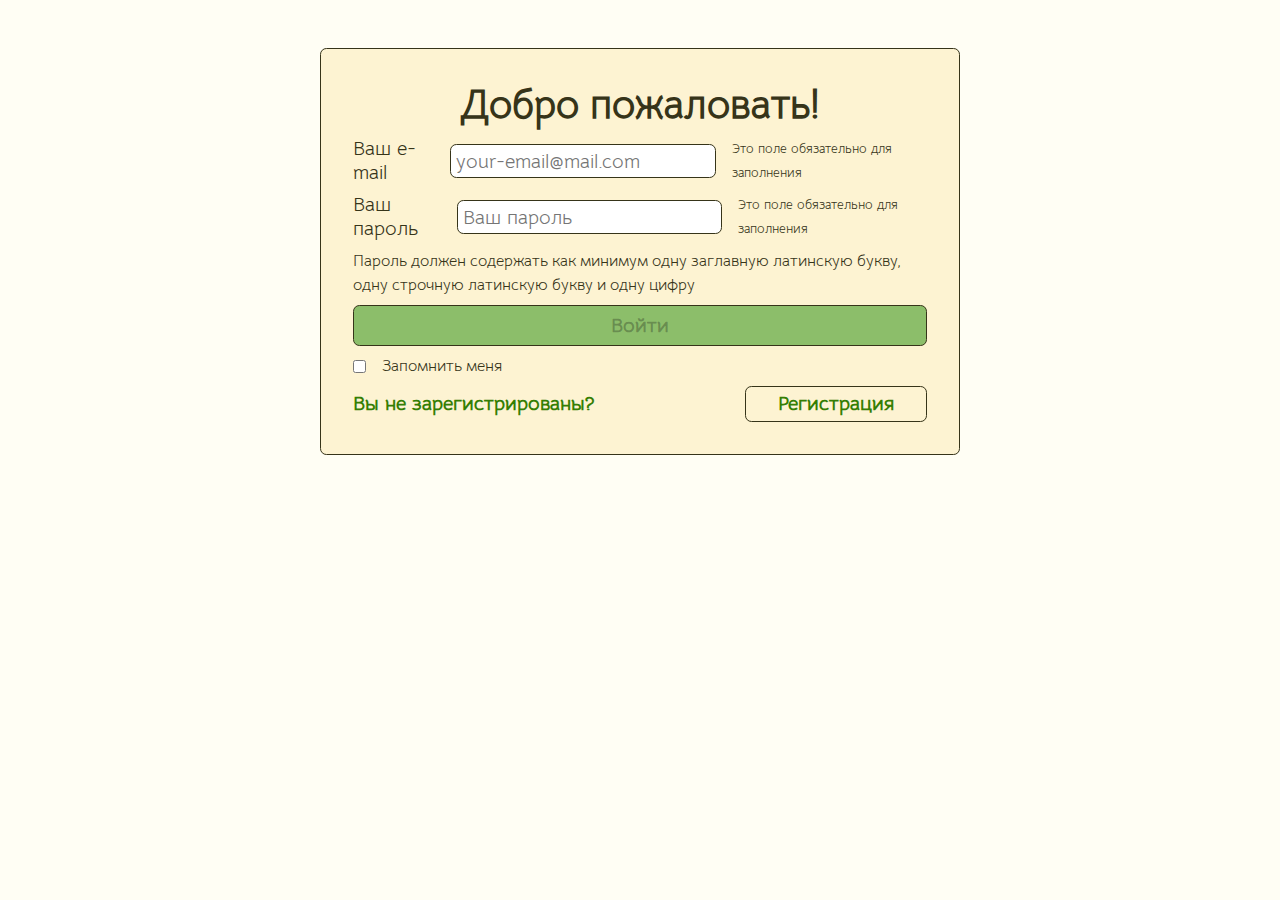
<file: registration-form/index.html>
<!DOCTYPE html>
<html lang="ru">
	<head>
		<meta charset="UTF-8">
		<meta name="viewport" content="width=device-width, initial-scale=1.0">
		<meta http-equiv="X-UA-Compatible" content="ie=edge">
		<title>Форма регистрации</title>
		<link rel="stylesheet" href="style/normalize.css">
    <link rel="stylesheet" href="style/style.css">
    <link rel="shortcut icon" href="assets/img/paw-print.png" type="png">
	</head>
	<body>

    <!-- -----------------login form --------------------- -->

    <div class="login">
      <form action="#" method="POST" name="loginForm" class="form form__login active" novalidate>
        <h1 class="form__title">Добро пожаловать!</h1>

        <div class="form__input-line">
          <label for="email">Ваш e-mail</label>
          <input id="email" name="email" type="email" placeholder="your-email@mail.com" class="_req">
        </div>

        <div class="form__input-line">
          <label for="password">Ваш пароль</label>
          <input id="password" name="password" type="password" placeholder="Ваш пароль" class="_req">
        </div>

        <div class="form__hint">Пароль должен содержать как минимум одну заглавную латинскую букву, одну строчную латинскую букву и одну цифру</div>

        <button class="button form__submit-btn" name="loginSubmitBtn" type="submit">Войти</button>

        <div class="form__input-line">
          <input type="checkbox" name="keeplogin" id="keeplogin" value="keeplogin">
          <label for="keeplogin" class="keeplogin">Запомнить меня</label>
        </div>

        <div class="form__change">
          <span class="form__change-link">Вы не зарегистрированы?</span>
          <span class="form__link toReg">Регистрация</span>
        </div>

			</form>
		</div>

    <!-- -----------------registration form --------------------- -->

    <div class="reg">
      <form action="#" method="POST" name="regForm" class="form form__reg" novalidate>
        <h1 class="form__title">Регистрация</h1>

        <div class="form__input-line">
          <label for="username">Ваше имя</label>
          <input id="username" name="username" type="text" placeholder="Ваше имя" class="_req">
				</div>

        <div class="form__input-line">
          <label for="emailReg">Ваш e-mail</label>
          <input id="emailReg" name="emailReg" type="email" placeholder="your-email@mail.com" class="_req">
        </div>

        <div class="form__input-line">
          <label for="age">Ваш возраст</label>
          <input id="age" name="age" type="number" placeholder="18" class="_req">
        </div>

        <fieldset class="form__input-line">
          <legend>Ваш пол</legend>
          <input id="female" name="gender" type="radio" value="Женщина"><label for="female"> Женщина</label>
          <input id="male" name="gender" type="radio" value="Мужчина"><label for="male"> Мужчина</label>
				</fieldset>

        <div class="form__input-line">
          <label for="profession">Ваша профессия:</label>
          <select id="profession" name="profession" class="_req">
            <option value="" selected></option>
            <option value="Врач">Врач</option>
            <option value="Программист">Программист</option>
            <option value="Учитель">Учитель</option>
            <option value="Дизайнер">Дизайнер</option>
            <option value="Инженер">Инженер</option>
            <option value="Продавец">Продавец</option>
            <option value="Другое">Другое</option>
          </select>
        </div>

        <div class="form__input-line">
          <label for="passwordReg"> Ваш пароль</label>
          <input id="passwordReg" name="passwordReg" type="password" placeholder="ваш пароль" class="_req">
        </div>

        <div class="form__hint">Пароль должен содержать как минимум одну заглавную латинскую букву, одну строчную латинскую букву и одну цифру</div>

        <button class="button form__submit-btn" name="regSubmitBtn" type="submit">Регистрация</button>

        <div class="form__input-line">
          <input type="checkbox" name="regConcent" id="regConcent">
          <label for="regConcent" class="regConcent">Я согласна(согласен) на обработку данных</label>
        </div>

        <div class="form__change">
          <span class="form__change-link">Вы уже зарегистрированы?</span>
          <span class="form__link toLogin">Войдите на сайт</span>
        </div>

			</form>
    </div>

    <script src="script.js"></script>
	</body>
</html>
</file>
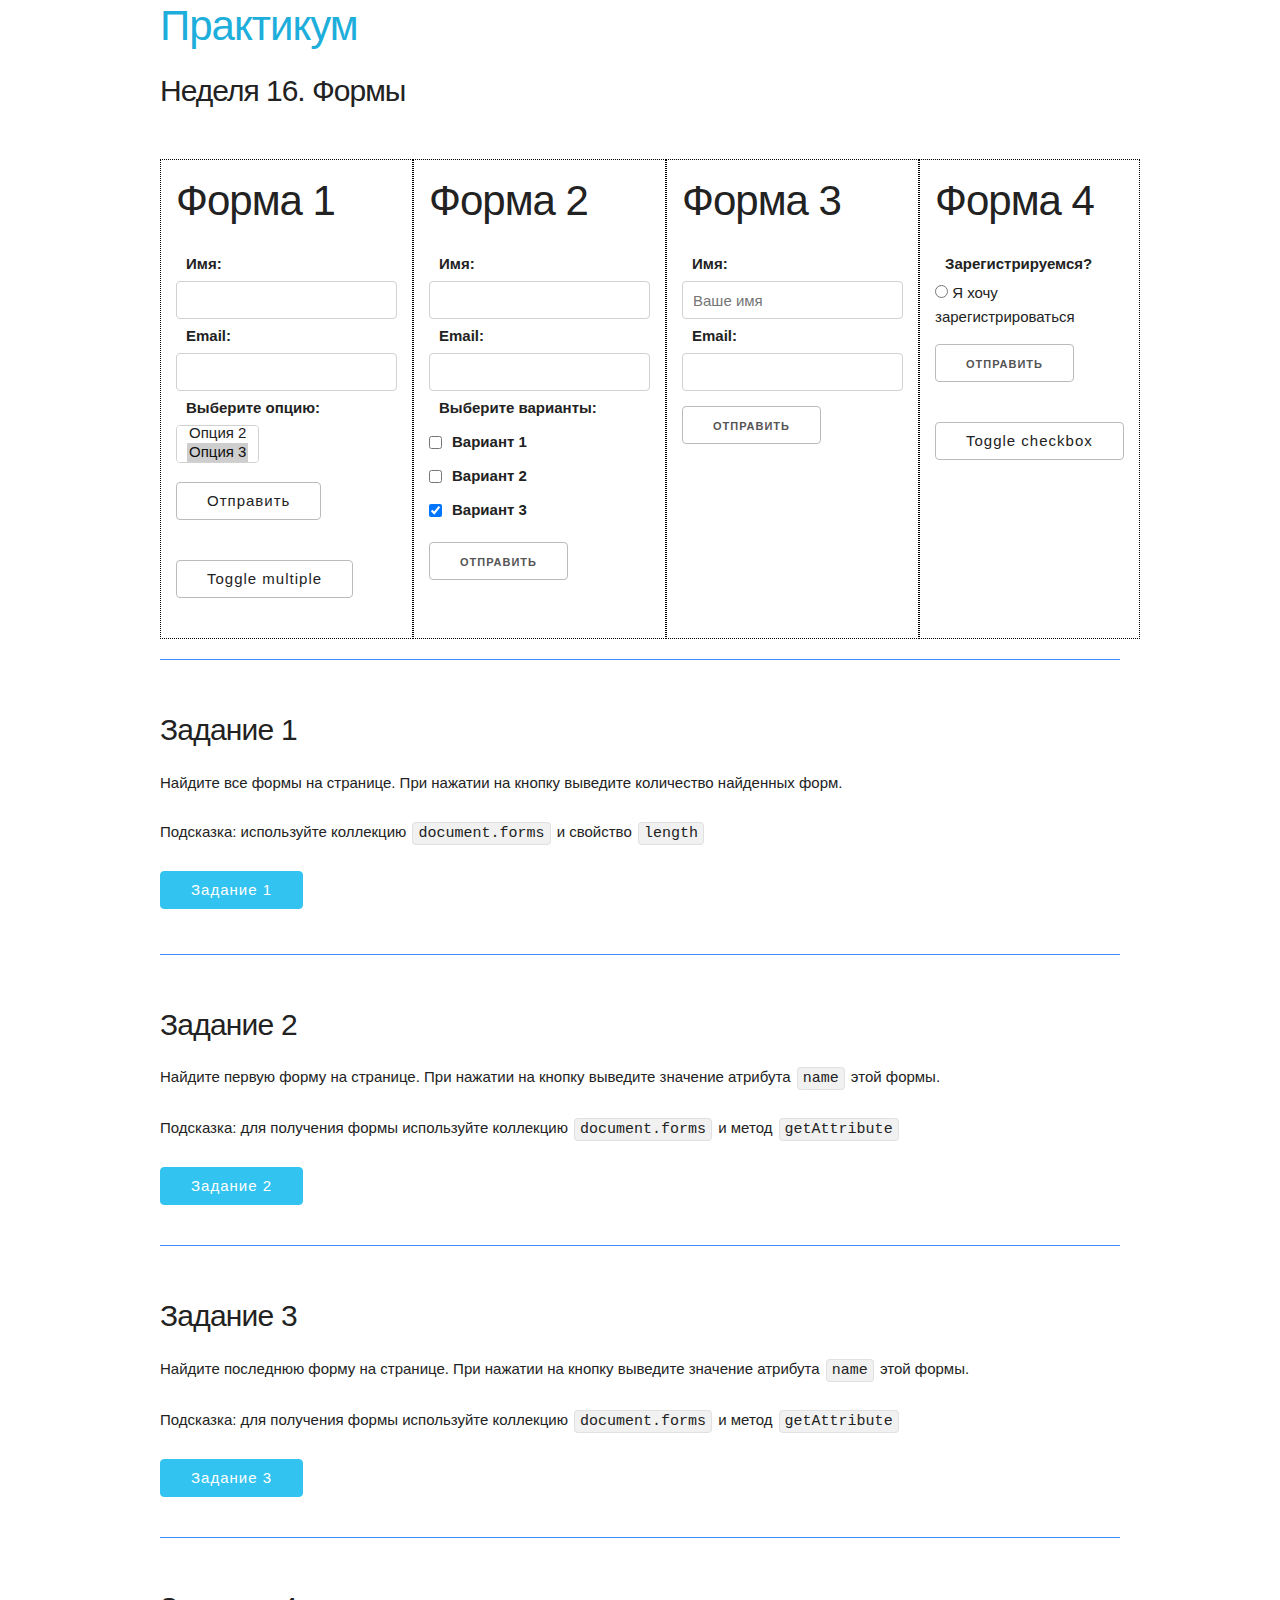
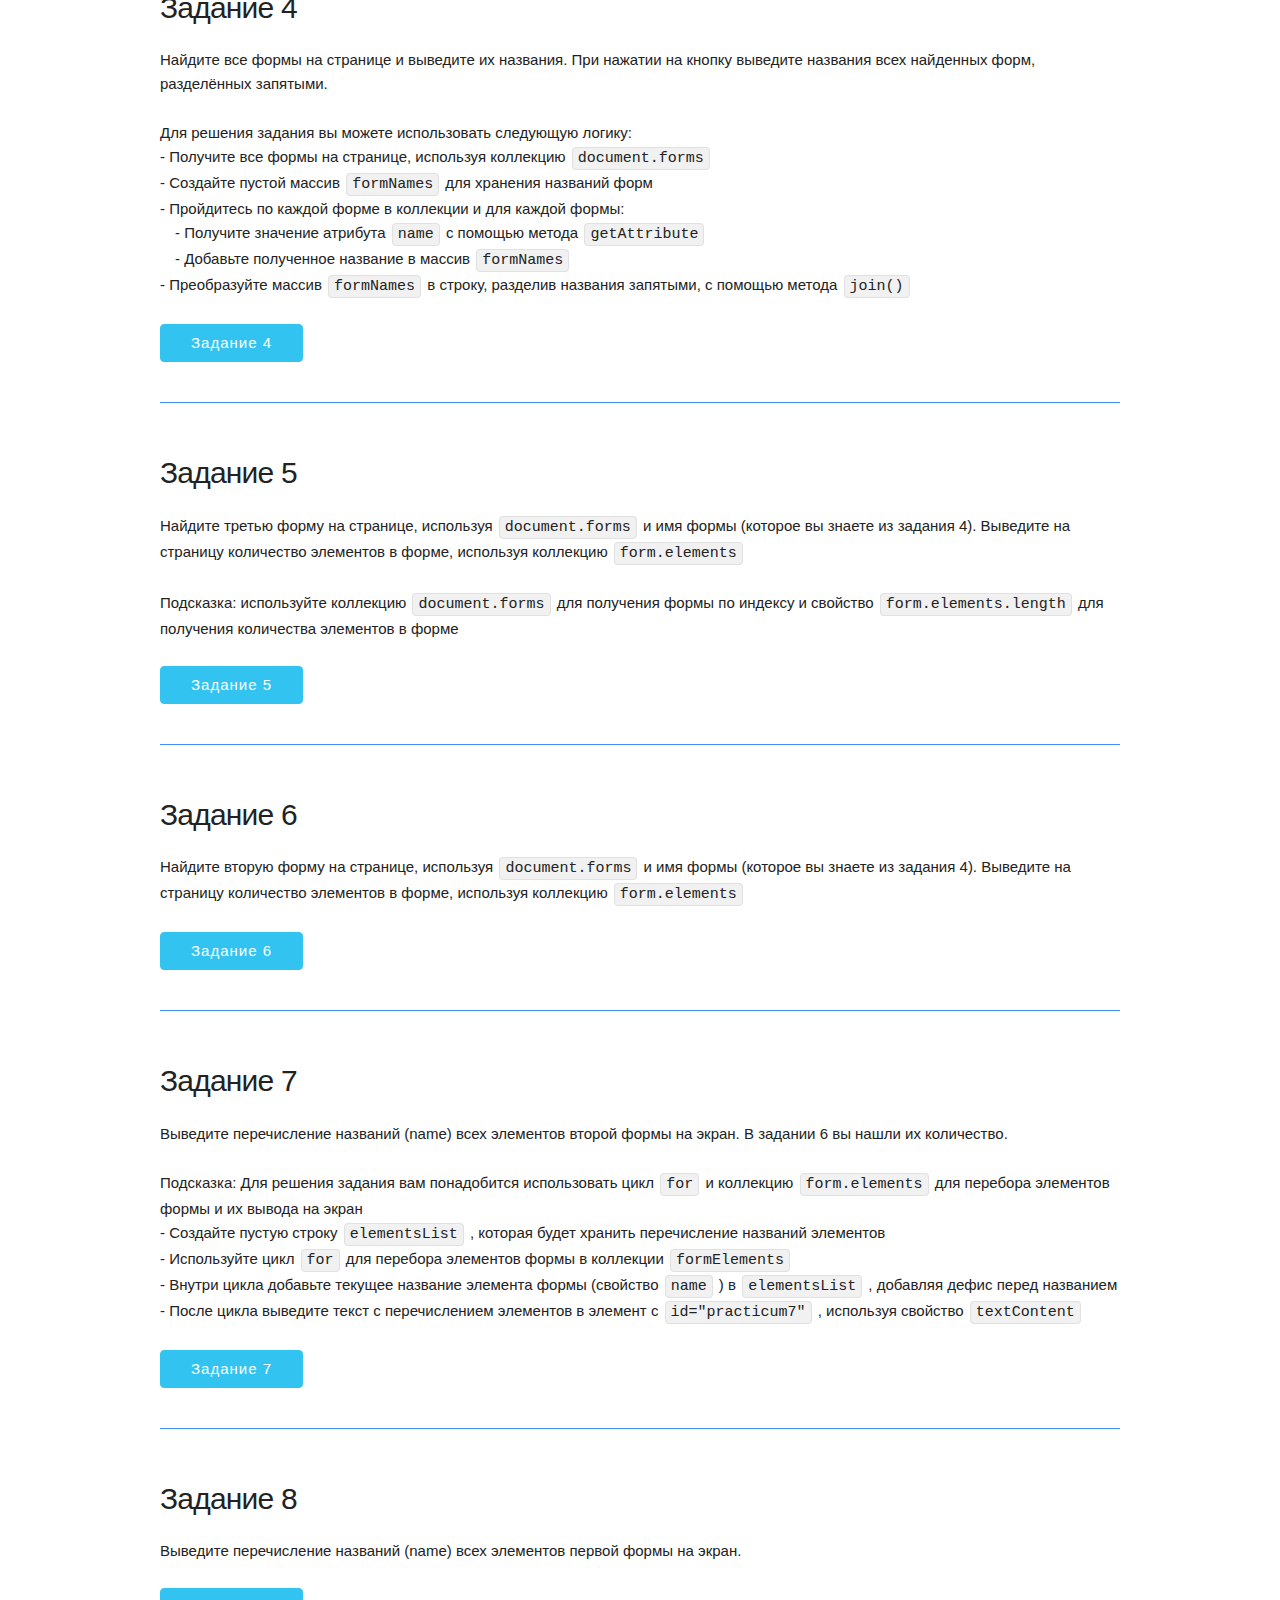
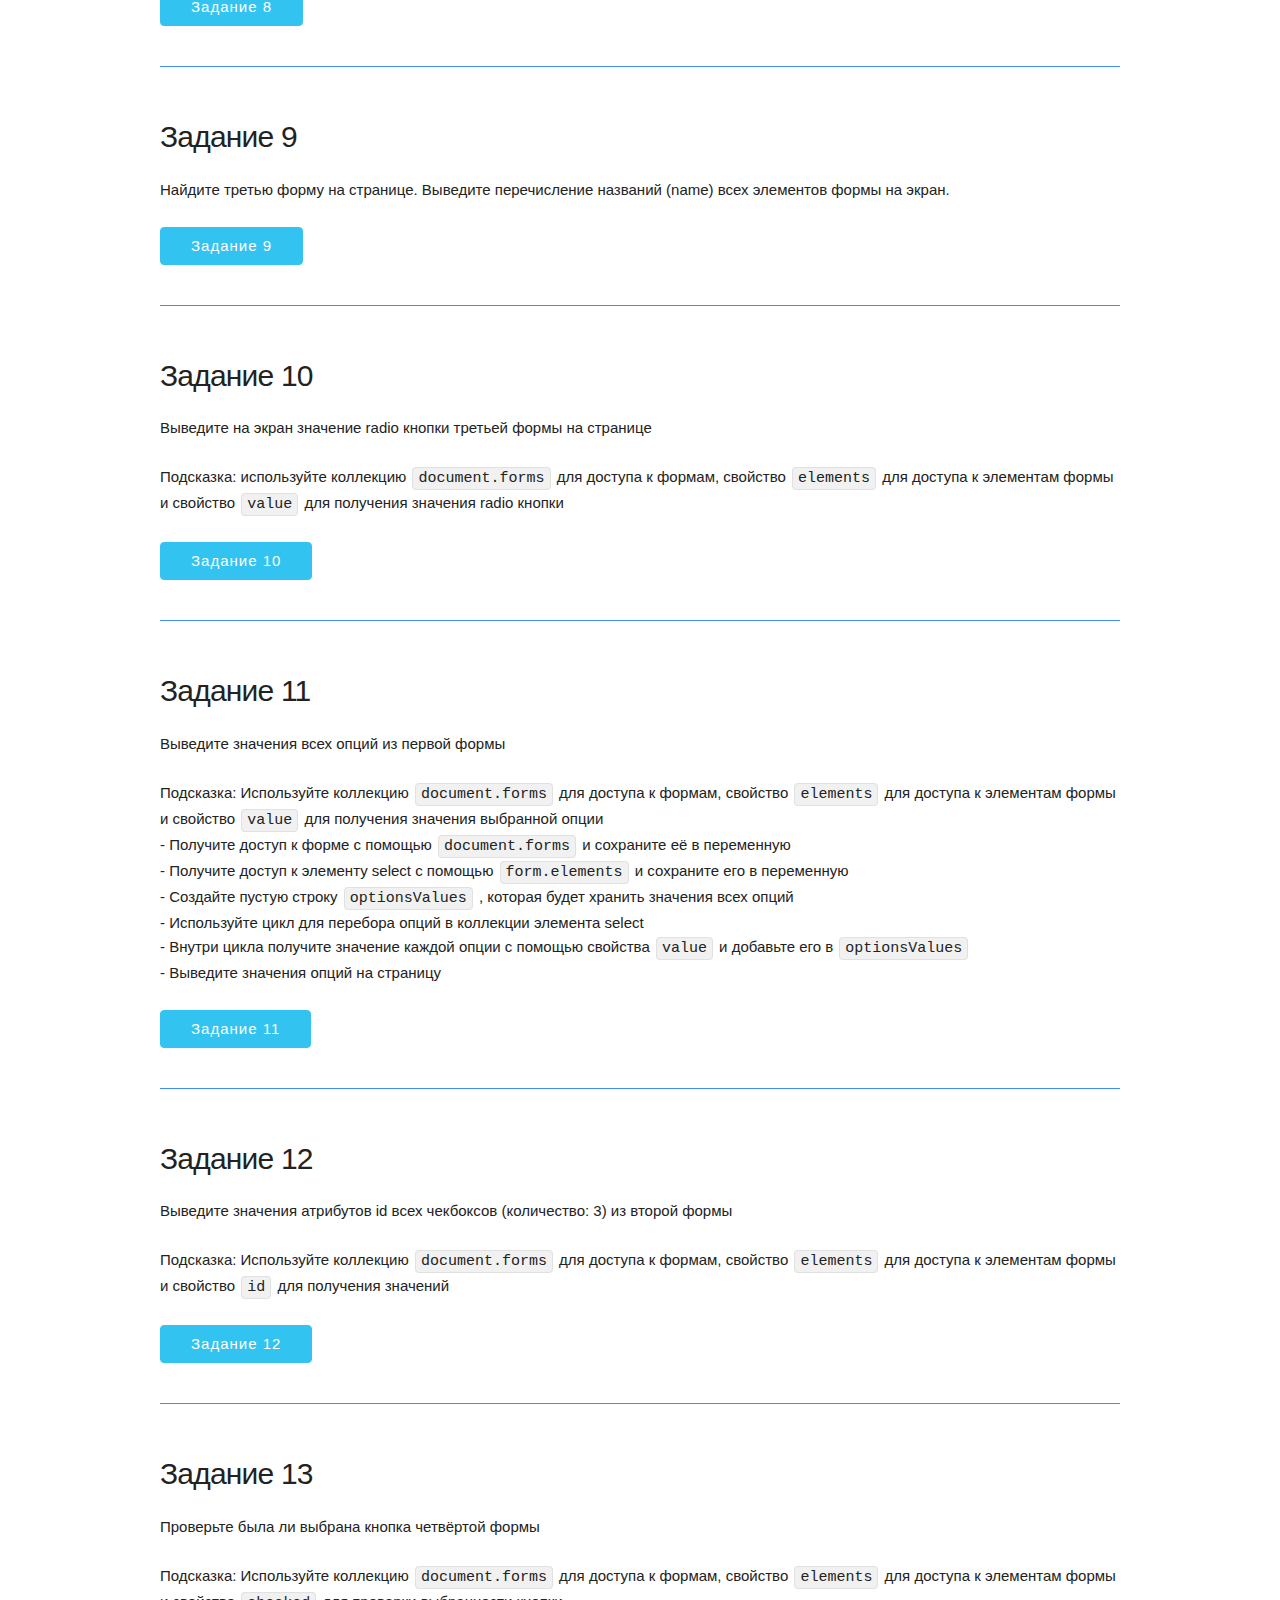
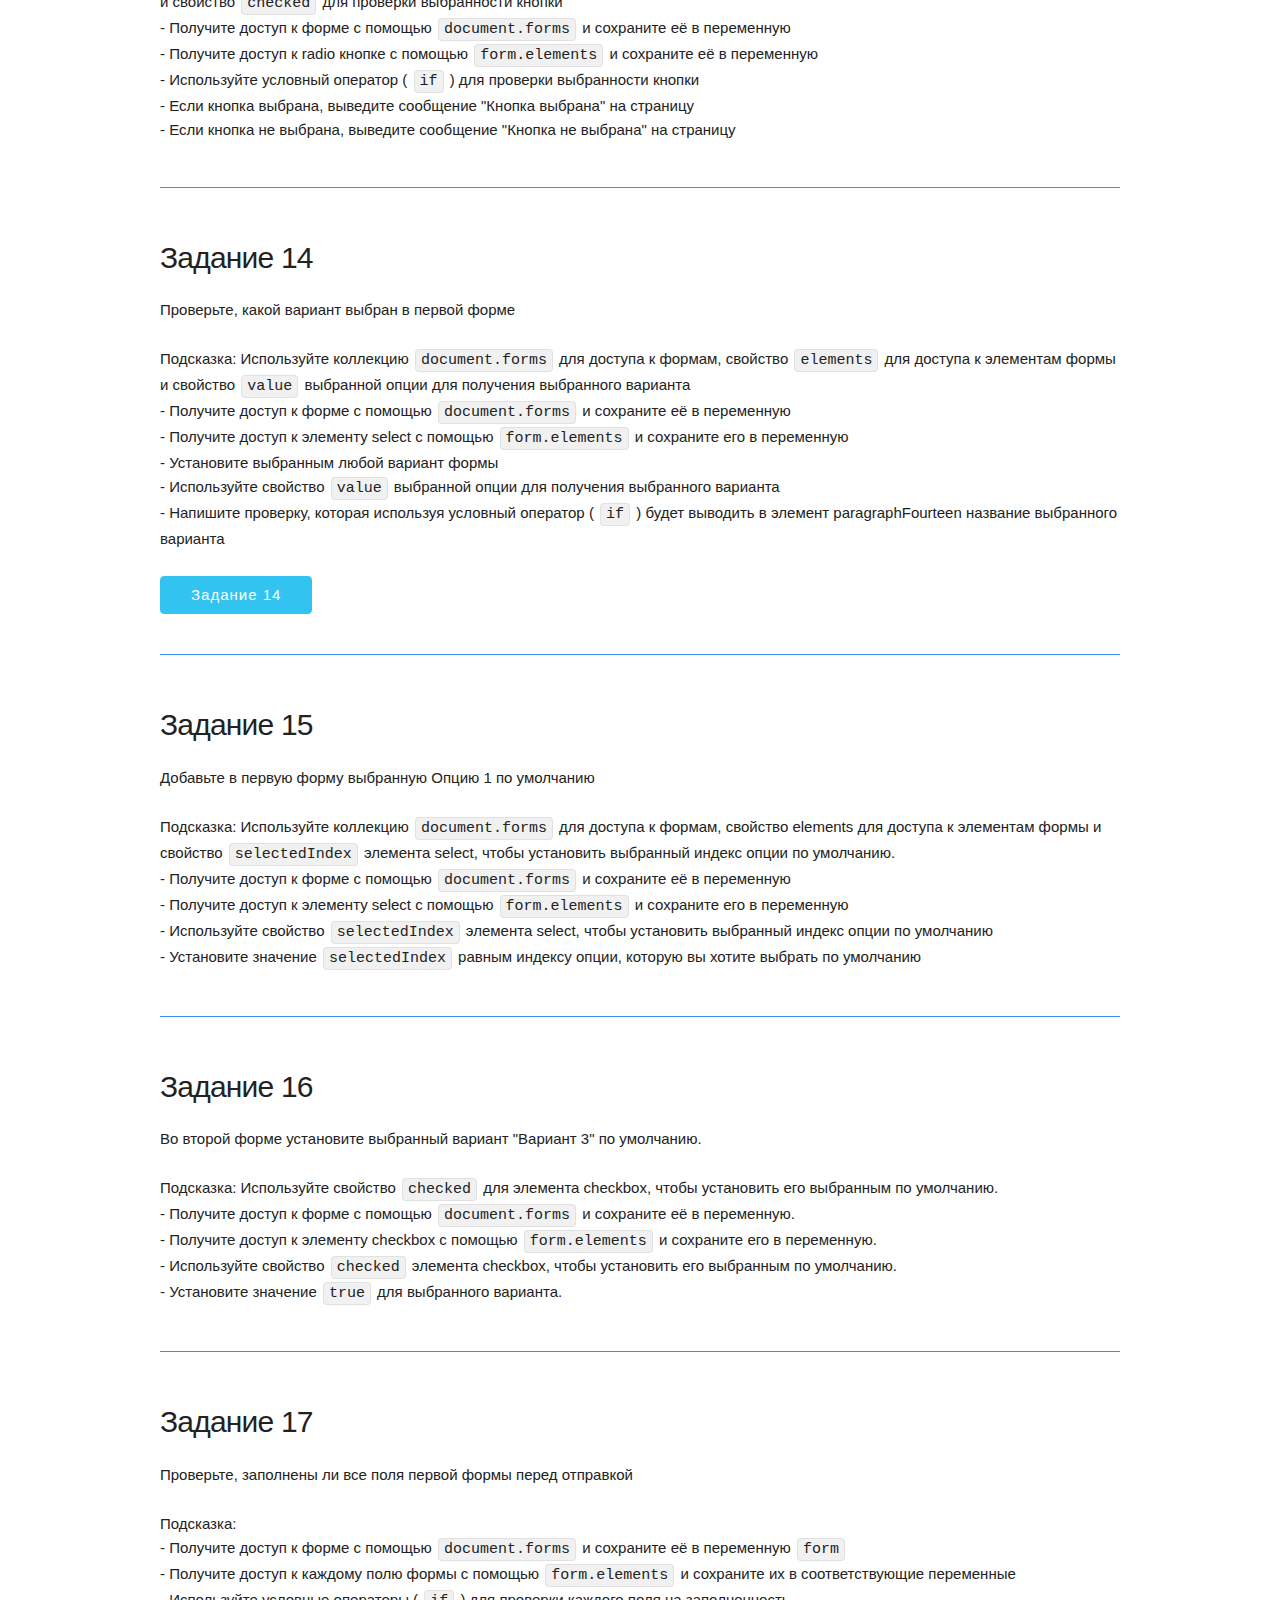
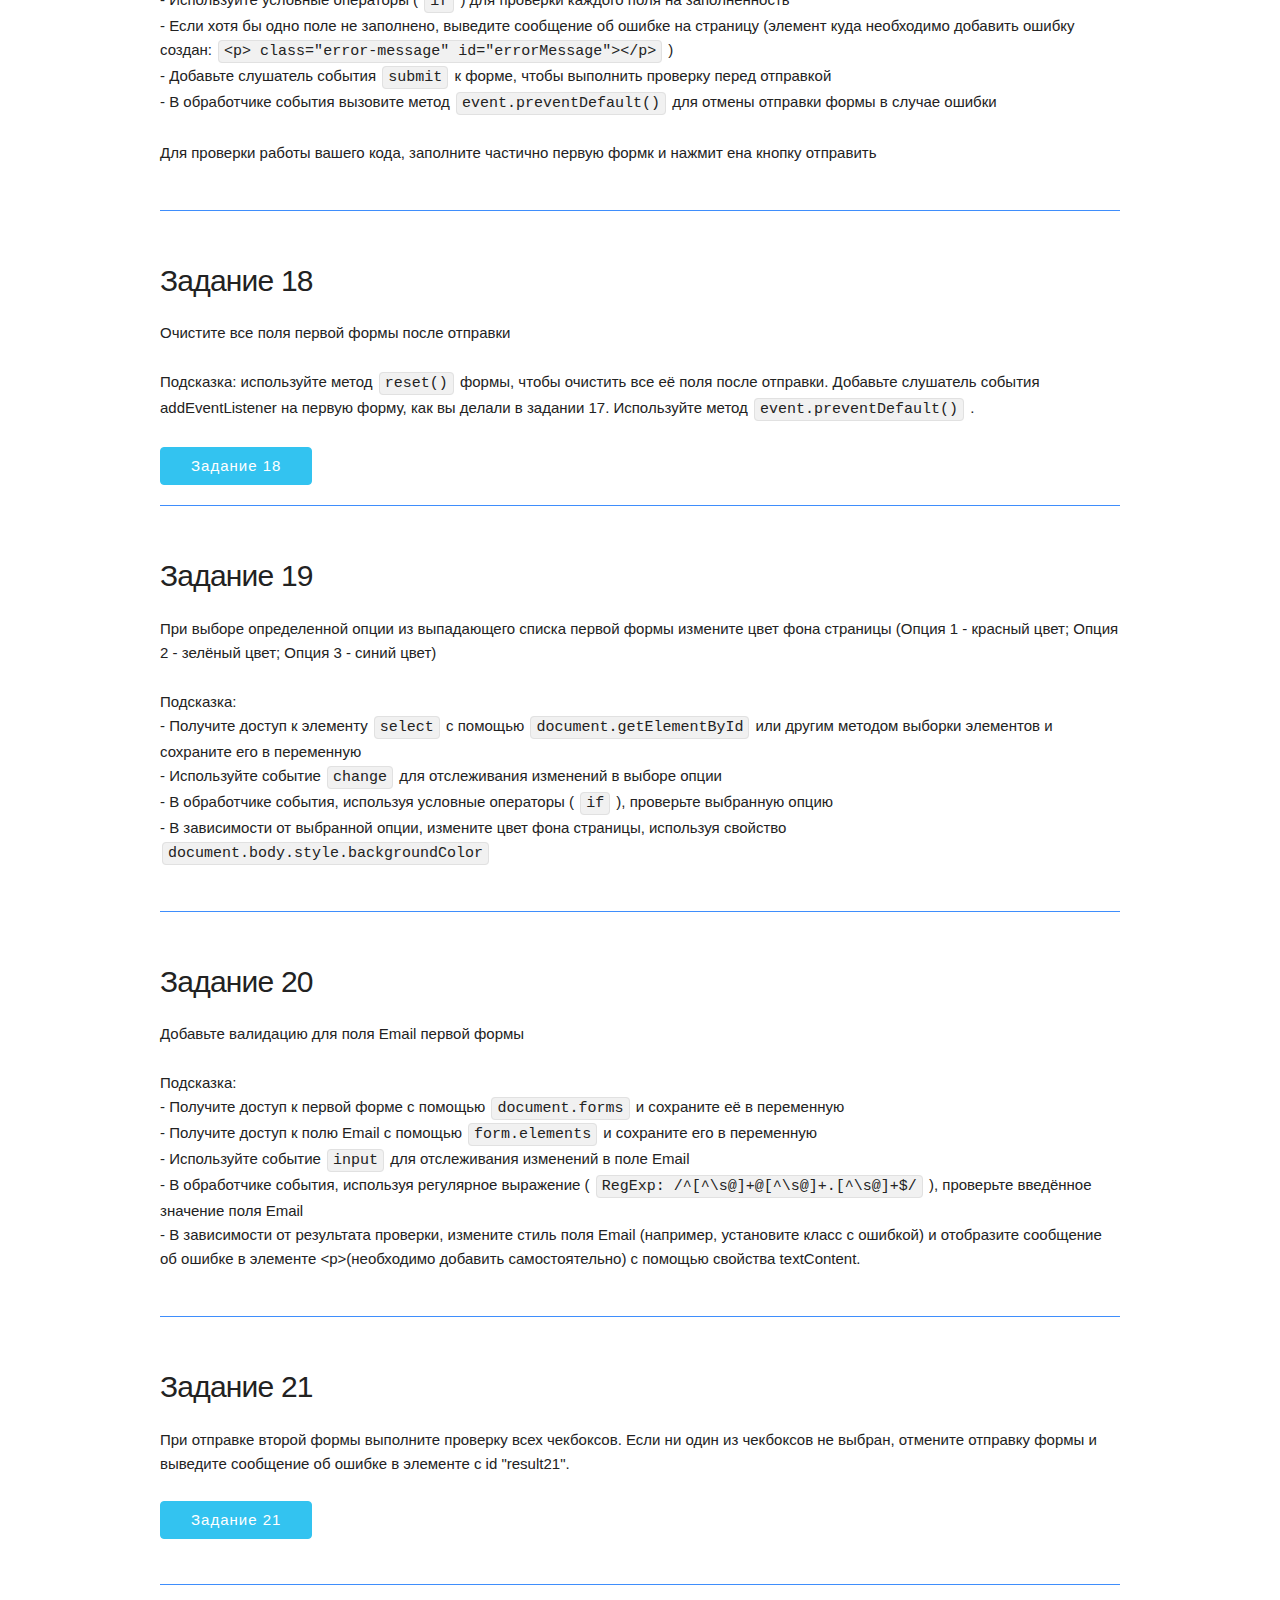
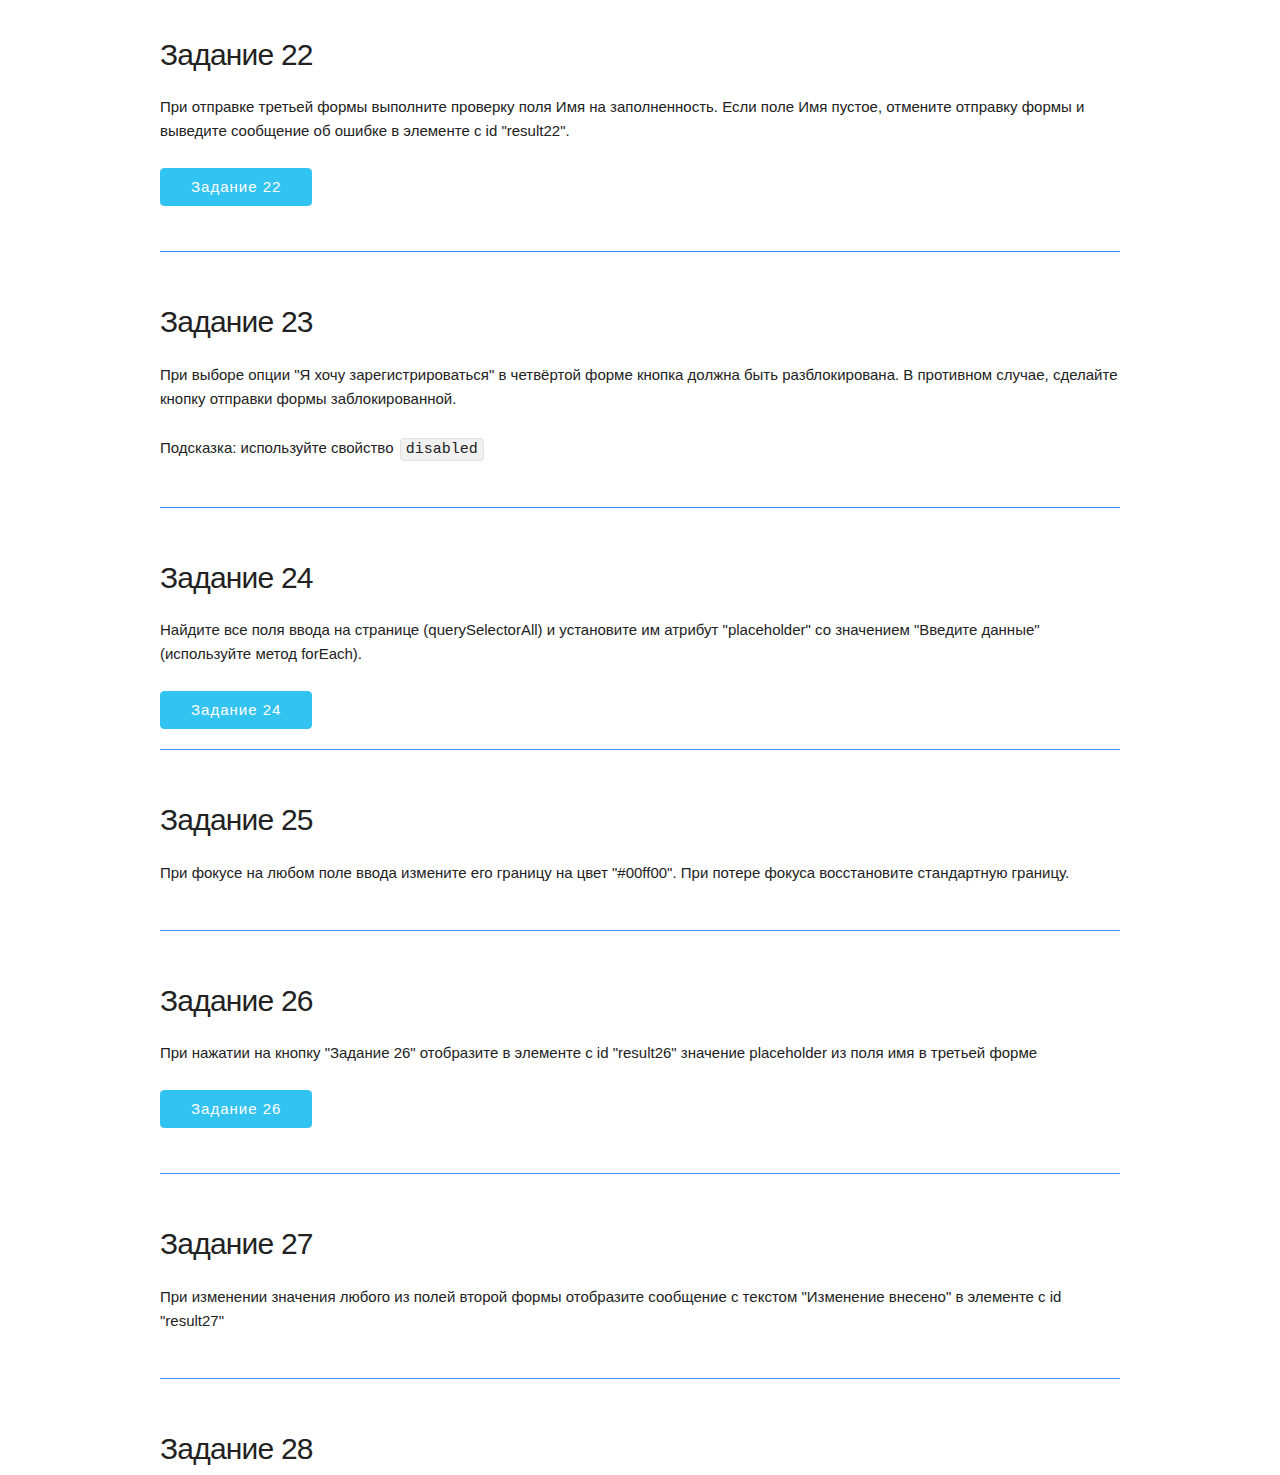
<file: practicum/week16.html>
<!DOCTYPE html>
<html lang="ru">
	<head>
		<meta charset="UTF-8">
		<meta name="viewport" content="width=device-width, initial-scale=1.0">
		<meta http-equiv="X-UA-Compatible" content="ie=edge">
		<title>JS 2.0. Практикум.</title>
		<link rel="stylesheet" href="./assets/style.css">
		<link rel="stylesheet" href="assets/skeleton.css">
		<link rel="stylesheet" href="assets/normalize.css">
	</head>

	<body>
		<div class="container">
			<h2><a>Практикум</a></h2>
			<h1>Неделя 16. Формы</h1>

			<section class="formsAll">
				<div class="form">
					<h2>Форма 1</h2>
					<form name="formOne" class="firstForm">
						<label for="firstName" class="form__label">Имя:</label>
						<input type="text" id="firstName" name="firstName" class="form__input" />
						<br />

						<label for="firstEmail" class="form__label">Email:</label>
						<input type="email" id="firstEmail" name="firstEmail" class="form__input" />
						<br />

						<label for="firstSelect" class="form__label">Выберите опцию:</label>
						<select id="firstSelect" name="firstSelect" class="form__select" multiple>
							<option value="Опция 1">Опция 1</option>
							<option value="Опция 2">Опция 2</option>
							<option value="Опция 3">Опция 3</option>
						</select>
						<br />

						<button type="submit" name="firstButton" class="form__submit">Отправить</button>
						<p class="error-message" id="errorMessage"></p>
            <p class="error-message" id="emailErrorMessage"></p>
            <button type="button" id="toggle-multiple" name="toggle-multiple" class="form__submit">Toggle multiple</button>
					</form>
				</div>

				<div class="form">
					<h2>Форма 2</h2>
					<form name="formTwo" class="secondForm">
						<label for="secondName" class="form__label">Имя:</label>
						<input type="text" id="secondName" name="secondName" class="form__input" />
						<br />

						<label for="secondEmail" class="form__label">Email:</label>
						<input type="email" id="secondEmail" name="secondEmail" class="form__input" />
						<br />

						<label class="form__label">Выберите варианты:</label>

						<div class="flex">
							<input type="checkbox" id="checkbox1" name="checkboxOne" class="form__checkbox" />
							<label for="checkbox1">Вариант 1</label>
						</div>

						<div class="flex">
							<input type="checkbox" id="checkbox2" name="checkboxTwo" class="form__checkbox" />
							<label for="checkbox2">Вариант 2</label>
						</div>

						<div class="flex">
							<input type="checkbox" id="checkbox3" name="checkboxThree" class="form__checkbox" />
							<label for="checkbox3">Вариант 3</label>
						</div>

						<input name="secondButton" type="submit" value="Отправить" class="form__submit" />

            <p class="error-message" id="result21"></p>
					</form>
				</div>

				<div class="form">
					<h2>Форма 3</h2>
					<form name="formThree" class="thirdForm">
						<label for="thirdName" class="form__label">Имя:</label>
						<input
							type="text"
							id="thirdName"
							name="thirdName"
							class="form__input"
							placeholder="Ваше имя">
						<br />

						<label for="thirdEmail" class="form__label">Email:</label>
						<input type="email" id="thirdEmail" name="thirdEmail" class="form__input" />
						<br />

						<input type="submit" name="thirdButton" value="Отправить" class="form__submit" />

            <p class="error-message" id="result22"></p>
					</form>
				</div>

				<div class="form">
					<h2>Форма 4</h2>
					<form name="lastForm" class="fourthForm">
						<label class="form__label">Зарегистрируемся?</label>
						<input
							type="radio"
							name="fourthName"
							value="Я хочу зарегистрироваться">
						<span>Я хочу зарегистрироваться</span>
						<br />

						<input type="submit" name="fourthButton" value="Отправить" class="form__submit b-13" />
            <p id="practicum13"></p>

            <button type="button" id="toggleCheckbox" name="toggleCheckbox" class="form__submit">Toggle checkbox</button>

					</form>
				</div>
			</section>

			<section>
				<h4>Задание 1</h4>
				<p>
					Найдите все формы на странице. При нажатии на кнопку выведите количество найденных форм.
				</p>
				<p class="hint">
					Подсказка: используйте коллекцию
					<code>document.forms</code>
					и свойство
					<code>length</code>
				</p>
				<button class="button-primary b-1">Задание 1</button>
				<p id="practicum"></p>
			</section>

			<section>
				<h4>Задание 2</h4>
				<p>
					Найдите первую форму на странице. При нажатии на кнопку выведите значение атрибута
					<code>name</code>
					этой формы.
				</p>
				<p class="hint">
					Подсказка: для получения формы используйте коллекцию
					<code>document.forms</code>
					и метод
					<code>getAttribute</code>
				</p>
				<button class="button-primary b-2">Задание 2</button>
				<div class="pr"><span id="practicum2"></span></div>
			</section>

			<section>
				<h4>Задание 3</h4>
				<p>
					Найдите последнюю форму на странице. При нажатии на кнопку выведите значение атрибута
					<code>name</code>
					этой формы.
				</p>
				<p class="hint">
					Подсказка: для получения формы используйте коллекцию
					<code>document.forms</code>
					и метод
					<code>getAttribute</code>
				</p>
				<button class="button-primary b-3">Задание 3</button>
				<div class="pr"><span id="practicum3"></span></div>
			</section>

			<section>
				<h4>Задание 4</h4>
				<p>
					Найдите все формы на странице и выведите их названия. При нажатии на кнопку выведите
					названия всех найденных форм, разделённых запятыми.
				</p>
				<p class="hint">
					Для решения задания вы можете использовать следующую логику:
					<br />
					- Получите все формы на странице, используя коллекцию
					<code>document.forms</code>
					<br />
					- Создайте пустой массив
					<code>formNames</code>
					для хранения названий форм
					<br />
					- Пройдитесь по каждой форме в коллекции и для каждой формы:
					<br />
					&emsp;- Получите значение атрибута
					<code>name</code>
					с помощью метода
					<code>getAttribute</code>
					<br />
					&emsp;- Добавьте полученное название в массив
					<code>formNames</code>
					<br />
					- Преобразуйте массив
					<code>formNames</code>
					в строку, разделив названия запятыми, с помощью метода
					<code>join()</code>
					<br />
				</p>
				<button class="button-primary b-4">Задание 4</button>
				<div class="pr"><span id="practicum4"></span></div>
			</section>

			<section>
				<h4>Задание 5</h4>
				<p>
					Найдите третью форму на странице, используя
					<code>document.forms</code>
					и имя формы (которое вы знаете из задания 4). Выведите на страницу количество элементов в
					форме, используя коллекцию
					<code>form.elements</code>
				</p>
				<p class="hint">
					Подсказка: используйте коллекцию
					<code>document.forms</code>
					для получения формы по индексу и свойство
					<code>form.elements.length</code>
					для получения количества элементов в форме
				</p>
				<button class="button-primary b-5">Задание 5</button>
				<div class="pr"><span id="practicum5"></span></div>
			</section>

			<section>
				<h4>Задание 6</h4>
				<p>
					Найдите вторую форму на странице, используя
					<code>document.forms</code>
					и имя формы (которое вы знаете из задания 4). Выведите на страницу количество элементов в
					форме, используя коллекцию
					<code>form.elements</code>
				</p>
				<button class="button-primary b-6">Задание 6</button>
				<div class="pr"><span id="practicum6"></span></div>
			</section>

			<section>
				<h4>Задание 7</h4>
				<p>
					Выведите перечисление названий (name) всех элементов второй формы на экран. В задании 6 вы
					нашли их количество.
				</p>
				<p class="hint">
					Подсказка: Для решения задания вам понадобится использовать цикл
					<code>for</code>
					и коллекцию
					<code>form.elements</code>
					для перебора элементов формы и их вывода на экран
					<br />
					- Создайте пустую строку
					<code>elementsList</code>
					, которая будет хранить перечисление названий элементов
					<br />
					- Используйте цикл
					<code>for</code>
					для перебора элементов формы в коллекции
					<code>formElements</code>

					<br />
					- Внутри цикла добавьте текущее название элемента формы (свойство
					<code>name</code>
					) в
					<code>elementsList</code>
					, добавляя дефис перед названием
					<br />
					- После цикла выведите текст с перечислением элементов в элемент с
					<code>id="practicum7"</code>
					, используя свойство
					<code>textContent</code>
				</p>
				<button class="button-primary b-7">Задание 7</button>
				<div class="pr"><span id="practicum7"></span></div>
			</section>

			<section>
				<h4>Задание 8</h4>
				<p>Выведите перечисление названий (name) всех элементов первой формы на экран.</p>
				<button class="button-primary b-8">Задание 8</button>
				<div class="pr"><span id="practicum8"></span></div>
			</section>

			<section>
				<h4>Задание 9</h4>
				<p>
					Найдите третью форму на странице. Выведите перечисление названий (name) всех элементов
					формы на экран.
				</p>
				<button class="button-primary b-9">Задание 9</button>
				<div class="pr"><span id="practicum9"></span></div>
			</section>

			<section>
				<h4>Задание 10</h4>
				<p>Выведите на экран значение radio кнопки третьей формы на странице</p>
				<p class="hint">
					Подсказка: используйте коллекцию
					<code>document.forms</code>
					для доступа к формам, свойство
					<code>elements</code>
					для доступа к элементам формы и свойство
					<code>value</code>
					для получения значения radio кнопки
				</p>
				<button class="button-primary b-10">Задание 10</button>
				<div class="pr"><span id="practicum10"></span></div>
			</section>

			<section>
				<h4>Задание 11</h4>
				<p>Выведите значения всех опций из первой формы</p>
				<p class="hint">
					Подсказка: Используйте коллекцию
					<code>document.forms</code>
					для доступа к формам, свойство
					<code>elements</code>
					для доступа к элементам формы и свойство
					<code>value</code>
					для получения значения выбранной опции
					<br />
					- Получите доступ к форме с помощью
					<code>document.forms</code>
					и сохраните её в переменную
					<br />
					- Получите доступ к элементу select с помощью
					<code>form.elements</code>
					и сохраните его в переменную
					<br />
					- Создайте пустую строку
					<code>optionsValues</code>
					, которая будет хранить значения всех опций
					<br />
					- Используйте цикл для перебора опций в коллекции элемента select
					<br />
					- Внутри цикла получите значение каждой опции с помощью свойства
					<code>value</code>
					и добавьте его в
					<code>optionsValues</code>
					<br />
					- Выведите значения опций на страницу
				</p>
				<button class="button-primary b-11">Задание 11</button>
				<div class="pr"><span id="practicum11"></span></div>
			</section>

			<section>
				<h4>Задание 12</h4>
				<p>Выведите значения атрибутов id всех чекбоксов (количество: 3) из второй формы</p>
				<p class="hint">
					Подсказка: Используйте коллекцию
					<code>document.forms</code>
					для доступа к формам, свойство
					<code>elements</code>
					для доступа к элементам формы и свойство
					<code>id</code>
					для получения значений
					<br />
				</p>
				<button class="button-primary b-12">Задание 12</button>
				<div class="pr"><span id="practicum12"></span></div>
			</section>

			<section>
				<h4>Задание 13</h4>
				<p>Проверьте была ли выбрана кнопка четвёртой формы</p>
				<p class="hint">
					Подсказка: Используйте коллекцию
					<code>document.forms</code>
					для доступа к формам, свойство
					<code>elements</code>
					для доступа к элементам формы и свойство
					<code>checked</code>
					для проверки выбранности кнопки
					<br />
					- Получите доступ к форме с помощью
					<code>document.forms</code>
					и сохраните её в переменную
					<br />
					- Получите доступ к radio кнопке с помощью
					<code>form.elements</code>
					и сохраните её в переменную
					<br />
					- Используйте условный оператор (
					<code>if</code>
					) для проверки выбранности кнопки
					<br />
					- Если кнопка выбрана, выведите сообщение "Кнопка выбрана" на страницу
					<br />
					- Если кнопка не выбрана, выведите сообщение "Кнопка не выбрана" на страницу
				</p>
			</section>

			<section>
				<h4>Задание 14</h4>
				<p>Проверьте, какой вариант выбран в первой форме</p>
				<p class="hint">
					Подсказка: Используйте коллекцию
					<code>document.forms</code>
					для доступа к формам, свойство
					<code>elements</code>
					для доступа к элементам формы и свойство
					<code>value</code>
					выбранной опции для получения выбранного варианта
					<br />
					- Получите доступ к форме с помощью
					<code>document.forms</code>
					и сохраните её в переменную
					<br />
					- Получите доступ к элементу select с помощью
					<code>form.elements</code>
					и сохраните его в переменную
					<br />
					- Установите выбранным любой вариант формы
					<br />
					- Используйте свойство
					<code>value</code>
					выбранной опции для получения выбранного варианта
					<br />
					- Напишите проверку, которая используя условный оператор (
					<code>if</code>
					) будет выводить в элемент paragraphFourteen название выбранного варианта
					<br />
				</p>
				<button class="button-primary b-14">Задание 14</button>
				<div class="pr"><span id="practicum14"></span></div>
			</section>

			<section>
				<h4>Задание 15</h4>
				<p>Добавьте в первую форму выбранную Опцию 1 по умолчанию</p>
				<p class="hint">
					Подсказка: Используйте коллекцию
					<code>document.forms</code>
					для доступа к формам, свойство elements для доступа к элементам формы и свойство
					<code>selectedIndex</code>
					элемента select, чтобы установить выбранный индекс опции по умолчанию.
					<br />
					- Получите доступ к форме с помощью
					<code>document.forms</code>
					и сохраните её в переменную
					<br />
					- Получите доступ к элементу select с помощью
					<code>form.elements</code>
					и сохраните его в переменную
					<br />
					- Используйте свойство
					<code>selectedIndex</code>
					элемента select, чтобы установить выбранный индекс опции по умолчанию
					<br />
					- Установите значение
					<code>selectedIndex</code>
					равным индексу опции, которую вы хотите выбрать по умолчанию
				</p>
			</section>

			<section>
				<h4>Задание 16</h4>
				<p>Во второй форме установите выбранный вариант "Вариант 3" по умолчанию.</p>
				<p class="hint">
					Подсказка: Используйте свойство
					<code>checked</code>
					для элемента checkbox, чтобы установить его выбранным по умолчанию.
					<br />
					- Получите доступ к форме с помощью
					<code>document.forms</code>
					и сохраните её в переменную.
					<br />
					- Получите доступ к элементу checkbox с помощью
					<code>form.elements</code>
					и сохраните его в переменную.
					<br />
					- Используйте свойство
					<code>checked</code>
					элемента checkbox, чтобы установить его выбранным по умолчанию.
					<br />
					- Установите значение
					<code>true</code>
					для выбранного варианта.
				</p>
			</section>

			<section>
				<h4>Задание 17</h4>
				<p>Проверьте, заполнены ли все поля первой формы перед отправкой</p>
				<p class="hint">
					Подсказка:
					<br />
					- Получите доступ к форме с помощью
					<code>document.forms</code>
					и сохраните её в переменную
					<code>form</code>
					<br />
					- Получите доступ к каждому полю формы с помощью
					<code>form.elements</code>
					и сохраните их в соответствующие переменные
					<br />
					- Используйте условные операторы (
					<code>if</code>
					) для проверки каждого поля на заполненность
					<br />
					- Если хотя бы одно поле не заполнено, выведите сообщение об ошибке на страницу (элемент
					куда необходимо добавить ошибку создан:
					<code>&lt;p&gt; class="error-message" id="errorMessage">&lt;/p&gt;</code>
					)
					<br />
					- Добавьте слушатель события
					<code>submit</code>
					к форме, чтобы выполнить проверку перед отправкой
					<br />
					- В обработчике события вызовите метод
					<code>event.preventDefault()</code>
					для отмены отправки формы в случае ошибки
				</p>
				<p>
					Для проверки работы вашего кода, заполните частично первую формк и нажмит ена кнопку
					отправить
				</p>
			</section>

			<section>
				<h4>Задание 18</h4>
				<p>Очистите все поля первой формы после отправки</p>
				<p class="hint">
					Подсказка: используйте метод
					<code>reset()</code>
					формы, чтобы очистить все её поля после отправки. Добавьте слушатель события
					addEventListener на первую форму, как вы делали в задании 17. Используйте метод
					<code>event.preventDefault()</code>
					.
				</p>
				<button class="button-primary b-18">Задание 18</button>
			</section>

			<section>
				<h4>Задание 19</h4>
				<p>
					При выборе определенной опции из выпадающего списка первой формы измените цвет фона
					страницы (Опция 1 - красный цвет; Опция 2 - зелёный цвет; Опция 3 - синий цвет)
				</p>
				<p class="hint">
					Подсказка:
					<br />
					- Получите доступ к элементу
					<code>select</code>
					с помощью
					<code>document.getElementById</code>
					или другим методом выборки элементов и сохраните его в переменную
					<br />
					- Используйте событие
					<code>change</code>
					для отслеживания изменений в выборе опции
					<br />
					- В обработчике события, используя условные операторы (
					<code>if</code>
					), проверьте выбранную опцию
					<br />
					- В зависимости от выбранной опции, измените цвет фона страницы, используя свойство
					<code>document.body.style.backgroundColor</code>
				</p>
			</section>

			<section>
				<h4>Задание 20</h4>
				<p>Добавьте валидацию для поля Email первой формы</p>
				<p class="hint">
					Подсказка:
					<br />
					- Получите доступ к первой форме с помощью
					<code>document.forms</code>
					и сохраните её в переменную
					<br />
					- Получите доступ к полю Email с помощью
					<code>form.elements</code>
					и сохраните его в переменную
					<br />
					- Используйте событие
					<code>input</code>
					для отслеживания изменений в поле Email
					<br />
					- В обработчике события, используя регулярное выражение (
					<code>RegExp: /^[^\s@]+@[^\s@]+.[^\s@]+$/</code>
					), проверьте введённое значение поля Email
					<br />
					- В зависимости от результата проверки, измените стиль поля Email (например, установите
					класс с ошибкой) и отобразите сообщение об ошибке в элементе &lt;p&gt;(необходимо добавить
					самостоятельно) с помощью свойства textContent.
				</p>
			</section>

			<section>
				<h4>Задание 21</h4>
				<p>
					При отправке второй формы выполните проверку всех чекбоксов. Если ни один из чекбоксов не
					выбран, отмените отправку формы и выведите сообщение об ошибке в элементе с id "result21".
				</p>
				<button class="button-primary b-21">Задание 21</button>
				<p class="pr" id="result21-1"></p>
			</section>

			<section>
				<h4>Задание 22</h4>
				<p>
					При отправке третьей формы выполните проверку поля Имя на заполненность. Если поле Имя
					пустое, отмените отправку формы и выведите сообщение об ошибке в элементе с id "result22".
				</p>
				<button class="button-primary b-22">Задание 22</button>
				<p class="pr" id="result22-1"></p>
			</section>

			<section>
				<h4>Задание 23</h4>
				<p>
					При выборе опции "Я хочу зарегистрироваться" в четвёртой форме кнопка должна быть
					разблокирована. В противном случае, сделайте кнопку отправки формы заблокированной.
				</p>
				<p class="hint">
					Подсказка: используйте свойство
					<code>disabled</code>
				</p>
				<!-- <button class="button-primary b-23">Задание 23</button>
				<p class="pr" id="result23"></p> -->
			</section>

			<section>
				<h4>Задание 24</h4>
				<p>
					Найдите все поля ввода на странице (querySelectorAll) и установите им атрибут
					"placeholder" со значением "Введите данные" (используйте метод forEach).
				</p>
				<button class="button-primary b-24">Задание 24</button>
			</section>

			<section>
				<h4>Задание 25</h4>
				<p>
					При фокусе на любом поле ввода измените его границу на цвет "#00ff00". При потере фокуса
					восстановите стандартную границу.
				</p>
				<!-- <button class="button-primary b-25">Задание 25</button> -->
			</section>

			<section>
				<h4>Задание 26</h4>
				<p>
					При нажатии на кнопку "Задание 26" отобразите в элементе с id "result26" значение
					placeholder из поля имя в третьей форме
				</p>
				<button class="button-primary b-26">Задание 26</button>
				<p class="pr" id="result26"></p>
			</section>

			<section>
				<h4>Задание 27</h4>
				<p>
					При изменении значения любого из полей второй формы отобразите сообщение с текстом
					"Изменение внесено" в элементе с id "result27"
				</p>
				<p class="pr" id="result27"></p>
			</section>

			<section>
				<h4>Задание 28</h4>
				<p>
					При выборе любой из опций выпадающего списка в третьей форме отобразите сообщение с
					текстом "Опция выбрана" в элементе с id "result28"
				</p>
				<p class="pr" id="result28"></p>
			</section>
		</div>

		<script src="./week16.js"></script>
	</body>
</html>
</file>
<file: registration-form/style/style.css>
@font-face {
  font-family: "BelTR";
  src: url("../assets/fonts/BellotaText-Regular.ttf");
  src: url("../assets/fonts/BellotaText-Regular.eot") format("embedded-opentype"), url("../assets/fonts/BellotaText-Regular.woff2") format("woff2"), url("../assets/fonts/BellotaText-Regular.woff") format("woff");
  font-weight: 400;
  font-style: normal;
}
body {
  background-color: rgb(255, 254, 244);
  font: normal normal 20px/24px "BelTR", sans-serif;
  color: rgb(54, 52, 25);
  position: relative;
}

.form {
  display: flex;
  flex-direction: column;
  justify-content: center;
  gap: 0.5rem;
}
.form__login, .form__reg {
  width: 50%;
  height: fit-content;
  margin-top: 3rem;
  padding: 2rem;
  border: 1px solid rgb(54, 52, 25);
  border-radius: 0.4rem;
  position: absolute;
  left: 25%;
  background-color: rgb(253, 243, 210);
  transform: scale(0);
  transition: all 0.5s ease-in;
}
.form__title {
  line-height: 3rem;
  align-self: center;
}
.form__input-line, .form__change {
  display: flex;
  align-items: center;
  gap: 1rem;
}
.form__input-line input[type=text], .form__input-line input[type=password], .form__input-line input[type=number], .form__input-line input[type=email], .form__input-line select, .form__change input[type=text], .form__change input[type=password], .form__change input[type=number], .form__change input[type=email], .form__change select {
  flex: 1 0 auto;
  padding: 0.3rem;
  border-radius: 0.4rem;
  border: 1px solid rgb(54, 52, 25);
  outline: none;
}
.form__change {
  justify-content: space-between;
}
.form__change-link, .form__link {
  color: rgb(53, 126, 4);
  font-weight: bolder;
  cursor: pointer;
}
.form__link {
  padding: 0.3rem 2rem;
  border-radius: 0.4rem;
  border: 1px solid rgb(54, 52, 25);
  outline: none;
  transition: all 0.5s ease-in;
}
.form__link:hover {
  background-color: rgb(71, 96, 54);
  color: rgb(255, 254, 244);
}
.form__link:active {
  background-color: rgb(140, 190, 106);
  color: rgb(71, 96, 54);
  transform: scale(0.95);
}
.form .button {
  border: 1px solid rgb(54, 52, 25);
  border-radius: 0.4rem;
  padding: 0.5rem;
  font-weight: bolder;
  cursor: pointer;
  background-color: rgb(140, 190, 106);
  transition: all 0.5s ease-in;
}
.form .button .hover {
  background-color: rgb(71, 96, 54);
  color: rgb(255, 254, 244);
}
.form .button .active {
  background-color: rgb(255, 254, 244);
  color: rgb(71, 96, 54);
  transform: scale(0.95);
}
.form__hint,
.form .keeplogin,
.form .regConcent {
  font-size: 1rem;
}
.form fieldset {
  border: 1px solid rgb(54, 52, 25);
  border-radius: 0.4rem;
}
.form .error {
  box-shadow: 0 0 0.1rem 0.15rem rgb(205, 55, 115);
}
.form__error {
  font-size: 0.8rem;
}
.form .focus {
  box-shadow: 0 0 0.1rem 0.15rem rgb(127, 191, 82);
}

.active {
  transform: scale(1);
}
</file>
<file: practicum/assets/style.css>
body {
	font-size: 18px;
}

h1 {
	font-size: 2.5rem;
}

h2 {
	font-size: 2.1rem;
}

h3 {
	font-size: 1.9rem;
}

h4 {
	font-size: 1.2rem;
	font-weight: bold;
}

h1.site-title {
	font-size: 1.5rem;
}
h2.site-title {
	font-size: 1.3rem;
}

section h3 {
	font-size: 1.1rem;
	text-transform: uppercase;
}

section {
	margin: 30px 0;
	padding: 20px 0;
	border-bottom: 1px solid #3f8efc;
}

.out-1,
.out-2,
.out-3,
.out-4,
.out-5,
.out-6,
.out-7,
.out-8,
.out-9,
.out-10,
.out-11,
.out-12,
.out-13,
.out-14,
.out-15,
.out-16,
.out-17,
.out-18,
.out-19,
.out-20,
.out-21,
.out-22,
.out-23,
.out-24,
.out-25,
.out-26,
.out-27,
.out-28,
.out-29,
.out-30 {
	background: #dcdcdc;
	padding: 10px;
}

.text-orange {
	color: orange;
}

.bg-orange {
	background: orange;
}

pre {
	background: #bfd8ff;
	padding: 10px;
}

pre,
blockquote,
dl,
figure,
table,
p,
ul,
ol,
form {
	margin-bottom: 1.5rem;
}

.cd {
	font-family: monospace;
	background: aliceblue;
	padding-left: 15px;
	border-left: 2px solid #33c3f0;
}

div.section {
	border-top: 1px solid #c0c0c0;
	border-bottom: 1px solid #c0c0c0;
	margin: 20px 0;
	padding: 20px 0;
}

#practicum,
.pr,
#practicum4 {
	margin-top: 20px;
}

.resizeable {
	background-color: #3f8efc;
	width: 200px;
	height: 100px;
	transition: width 0.3s, height 0.3s;
	cursor: pointer;
}

.resizeable.large {
	background-color: #33c3f0;
	width: 400px;
	height: 200px;
}

.practicum15 {
	border: 2px solid black;
	background-color: red;
	width: 200px;
	height: 100px;
}

#practicum15,
#practicum17 {
	border: 2px solid black;
	width: 200px;
	height: 100px;
}

.high {
	background-color: yellow;
	width: 200px;
	height: 100px;
}

.practicum16 {
	width: 200px;
	height: 100px;
	background-color: red;
}

.color {
	background-color: pink;
}

.active {
	color: red;
}

.parent {
	padding: 10px;
}

.formsAll {
	display: flex;
	justify-content: space-between;
}

.form {
	border: 1px dotted black;
	padding: 15px;
}

.flex {
	display: flex;
	align-items: center;
}

label {
	padding: 5px 0 0 10px;
}

.fourthName {
	color: grey;
}

.error-message {
	width: 180px;
	color: red;
}

.form__submit {
	margin-top: 15px;
}

.s {

  border-bottom: 1px solid #fec7f5;
}
</file>
<file: practicum/assets/skeleton.css>
/*
* Skeleton V2.0.4
* Copyright 2014, Dave Gamache
* www.getskeleton.com
* Free to use under the MIT license.
* http://www.opensource.org/licenses/mit-license.php
* 12/29/2014
*/


/* Table of contents
––––––––––––––––––––––––––––––––––––––––––––––––––
- Grid
- Base Styles
- Typography
- Links
- Buttons
- Forms
- Lists
- Code
- Tables
- Spacing
- Utilities
- Clearing
- Media Queries
*/


/* Grid
–––––––––––––––––––––––––––––––––––––––––––––––––– */
.container {
  position: relative;
  width: 100%;
  max-width: 960px;
  margin: 0 auto;
  padding: 0 20px;
  box-sizing: border-box; }
.column,
.columns {
  width: 100%;
  float: left;
  box-sizing: border-box; }

/* For devices larger than 400px */
@media (min-width: 400px) {
  .container {
    width: 85%;
    padding: 0; }
}

/* For devices larger than 550px */
@media (min-width: 550px) {
  .container {
    width: 80%; }
  .column,
  .columns {
    margin-left: 4%; }
  .column:first-child,
  .columns:first-child {
    margin-left: 0; }

  .one.column,
  .one.columns                    { width: 4.66666666667%; }
  .two.columns                    { width: 13.3333333333%; }
  .three.columns                  { width: 22%;            }
  .four.columns                   { width: 30.6666666667%; }
  .five.columns                   { width: 39.3333333333%; }
  .six.columns                    { width: 48%;            }
  .seven.columns                  { width: 56.6666666667%; }
  .eight.columns                  { width: 65.3333333333%; }
  .nine.columns                   { width: 74.0%;          }
  .ten.columns                    { width: 82.6666666667%; }
  .eleven.columns                 { width: 91.3333333333%; }
  .twelve.columns                 { width: 100%; margin-left: 0; }

  .one-third.column               { width: 30.6666666667%; }
  .two-thirds.column              { width: 65.3333333333%; }

  .one-half.column                { width: 48%; }

  /* Offsets */
  .offset-by-one.column,
  .offset-by-one.columns          { margin-left: 8.66666666667%; }
  .offset-by-two.column,
  .offset-by-two.columns          { margin-left: 17.3333333333%; }
  .offset-by-three.column,
  .offset-by-three.columns        { margin-left: 26%;            }
  .offset-by-four.column,
  .offset-by-four.columns         { margin-left: 34.6666666667%; }
  .offset-by-five.column,
  .offset-by-five.columns         { margin-left: 43.3333333333%; }
  .offset-by-six.column,
  .offset-by-six.columns          { margin-left: 52%;            }
  .offset-by-seven.column,
  .offset-by-seven.columns        { margin-left: 60.6666666667%; }
  .offset-by-eight.column,
  .offset-by-eight.columns        { margin-left: 69.3333333333%; }
  .offset-by-nine.column,
  .offset-by-nine.columns         { margin-left: 78.0%;          }
  .offset-by-ten.column,
  .offset-by-ten.columns          { margin-left: 86.6666666667%; }
  .offset-by-eleven.column,
  .offset-by-eleven.columns       { margin-left: 95.3333333333%; }

  .offset-by-one-third.column,
  .offset-by-one-third.columns    { margin-left: 34.6666666667%; }
  .offset-by-two-thirds.column,
  .offset-by-two-thirds.columns   { margin-left: 69.3333333333%; }

  .offset-by-one-half.column,
  .offset-by-one-half.columns     { margin-left: 52%; }

}


/* Base Styles
–––––––––––––––––––––––––––––––––––––––––––––––––– */
/* NOTE
html is set to 62.5% so that all the REM measurements throughout Skeleton
are based on 10px sizing. So basically 1.5rem = 15px :) */
html {
  font-size: 62.5%; }
body {
  font-size: 1.5em; /* currently ems cause chrome bug misinterpreting rems on body element */
  line-height: 1.6;
  font-weight: 400;
  font-family: "Raleway", "HelveticaNeue", "Helvetica Neue", Helvetica, Arial, sans-serif;
  color: #222; }


/* Typography
–––––––––––––––––––––––––––––––––––––––––––––––––– */
h1, h2, h3, h4, h5, h6 {
  margin-top: 0;
  margin-bottom: 2rem;
  font-weight: 300; }
h1 { font-size: 4.0rem; line-height: 1.2;  letter-spacing: -.1rem;}
h2 { font-size: 3.6rem; line-height: 1.25; letter-spacing: -.1rem; }
h3 { font-size: 3.0rem; line-height: 1.3;  letter-spacing: -.1rem; }
h4 { font-size: 2.4rem; line-height: 1.35; letter-spacing: -.08rem; }
h5 { font-size: 1.8rem; line-height: 1.5;  letter-spacing: -.05rem; }
h6 { font-size: 1.5rem; line-height: 1.6;  letter-spacing: 0; }

/* Larger than phablet */
@media (min-width: 550px) {
  h1 { font-size: 5.0rem; }
  h2 { font-size: 4.2rem; }
  h3 { font-size: 3.6rem; }
  h4 { font-size: 3.0rem; }
  h5 { font-size: 2.4rem; }
  h6 { font-size: 1.5rem; }
}

p {
  margin-top: 0; }


/* Links
–––––––––––––––––––––––––––––––––––––––––––––––––– */
a {
  color: #1EAEDB; }
a:hover {
  color: #0FA0CE; }


/* Buttons
–––––––––––––––––––––––––––––––––––––––––––––––––– */
.button,
button,
input[type="submit"],
input[type="reset"],
input[type="button"] {
  display: inline-block;
  height: 38px;
  padding: 0 30px;
  color: #555;
  text-align: center;
  font-size: 11px;
  font-weight: 600;
  line-height: 38px;
  letter-spacing: .1rem;
  text-transform: uppercase;
  text-decoration: none;
  white-space: nowrap;
  background-color: transparent;
  border-radius: 4px;
  border: 1px solid #bbb;
  cursor: pointer;
  box-sizing: border-box; }
.button:hover,
button:hover,
input[type="submit"]:hover,
input[type="reset"]:hover,
input[type="button"]:hover,
.button:focus,
button:focus,
input[type="submit"]:focus,
input[type="reset"]:focus,
input[type="button"]:focus {
  color: #333;
  border-color: #888;
  outline: 0; }
.button.button-primary,
button.button-primary,
input[type="submit"].button-primary,
input[type="reset"].button-primary,
input[type="button"].button-primary {
  color: #FFF;
  background-color: #33C3F0;
  border-color: #33C3F0; }
.button.button-primary:hover,
button.button-primary:hover,
input[type="submit"].button-primary:hover,
input[type="reset"].button-primary:hover,
input[type="button"].button-primary:hover,
.button.button-primary:focus,
button.button-primary:focus,
input[type="submit"].button-primary:focus,
input[type="reset"].button-primary:focus,
input[type="button"].button-primary:focus {
  color: #FFF;
  background-color: #1EAEDB;
  border-color: #1EAEDB; }


/* Forms
–––––––––––––––––––––––––––––––––––––––––––––––––– */
input[type="email"],
input[type="number"],
input[type="search"],
input[type="text"],
input[type="tel"],
input[type="url"],
input[type="password"],
textarea,
select {
  height: 38px;
  padding: 6px 10px; /* The 6px vertically centers text on FF, ignored by Webkit */
  background-color: #fff;
  border: 1px solid #D1D1D1;
  border-radius: 4px;
  box-shadow: none;
  box-sizing: border-box; }
/* Removes awkward default styles on some inputs for iOS */
input[type="email"],
input[type="number"],
input[type="search"],
input[type="text"],
input[type="tel"],
input[type="url"],
input[type="password"],
textarea {
  -webkit-appearance: none;
     -moz-appearance: none;
          appearance: none; }
textarea {
  min-height: 65px;
  padding-top: 6px;
  padding-bottom: 6px; }
input[type="email"]:focus,
input[type="number"]:focus,
input[type="search"]:focus,
input[type="text"]:focus,
input[type="tel"]:focus,
input[type="url"]:focus,
input[type="password"]:focus,
textarea:focus,
select:focus {
  border: 1px solid #33C3F0;
  outline: 0; }
label,
legend {
  display: block;
  margin-bottom: .5rem;
  font-weight: 600; }
fieldset {
  padding: 0;
  border-width: 0; }
input[type="checkbox"],
input[type="radio"] {
  display: inline; }
label > .label-body {
  display: inline-block;
  margin-left: .5rem;
  font-weight: normal; }


/* Lists
–––––––––––––––––––––––––––––––––––––––––––––––––– */
ul {
  list-style: circle inside; }
ol {
  list-style: decimal inside; }
ol, ul {
  padding-left: 0;
  margin-top: 0; }
ul ul,
ul ol,
ol ol,
ol ul {
  margin: 1.5rem 0 1.5rem 3rem;
  font-size: 90%; }
li {
  margin-bottom: 1rem; }


/* Code
–––––––––––––––––––––––––––––––––––––––––––––––––– */
code {
  padding: .2rem .5rem;
  margin: 0 .2rem;
  font-size: 90%;
  white-space: nowrap;
  background: #F1F1F1;
  border: 1px solid #E1E1E1;
  border-radius: 4px; }
pre > code {
  display: block;
  padding: 1rem 1.5rem;
  white-space: pre; }


/* Tables
–––––––––––––––––––––––––––––––––––––––––––––––––– */
th,
td {
  padding: 12px 15px;
  text-align: left;
  border-bottom: 1px solid #E1E1E1; }
th:first-child,
td:first-child {
  padding-left: 0; }
th:last-child,
td:last-child {
  padding-right: 0; }


/* Spacing
–––––––––––––––––––––––––––––––––––––––––––––––––– */
button,
.button {
  margin-bottom: 1rem; }
input,
textarea,
select,
fieldset {
  margin-bottom: 1.5rem; }
pre,
blockquote,
dl,
figure,
table,
p,
ul,
ol,
form {
  margin-bottom: 2.5rem; }


/* Utilities
–––––––––––––––––––––––––––––––––––––––––––––––––– */
.u-full-width {
  width: 100%;
  box-sizing: border-box; }
.u-max-full-width {
  max-width: 100%;
  box-sizing: border-box; }
.u-pull-right {
  float: right; }
.u-pull-left {
  float: left; }


/* Misc
–––––––––––––––––––––––––––––––––––––––––––––––––– */
hr {
  margin-top: 3rem;
  margin-bottom: 3.5rem;
  border-width: 0;
  border-top: 1px solid #E1E1E1; }


/* Clearing
–––––––––––––––––––––––––––––––––––––––––––––––––– */

/* Self Clearing Goodness */
.container:after,
.row:after,
.u-cf {
  content: "";
  display: table;
  clear: both; }


/* Media Queries
–––––––––––––––––––––––––––––––––––––––––––––––––– */
/*
Note: The best way to structure the use of media queries is to create the queries
near the relevant code. For example, if you wanted to change the styles for buttons
on small devices, paste the mobile query code up in the buttons section and style it
there.
*/


/* Larger than mobile */
@media (min-width: 400px) {}

/* Larger than phablet (also point when grid becomes active) */
@media (min-width: 550px) {}

/* Larger than tablet */
@media (min-width: 750px) {}

/* Larger than desktop */
@media (min-width: 1000px) {}

/* Larger than Desktop HD */
@media (min-width: 1200px) {}
</file>
